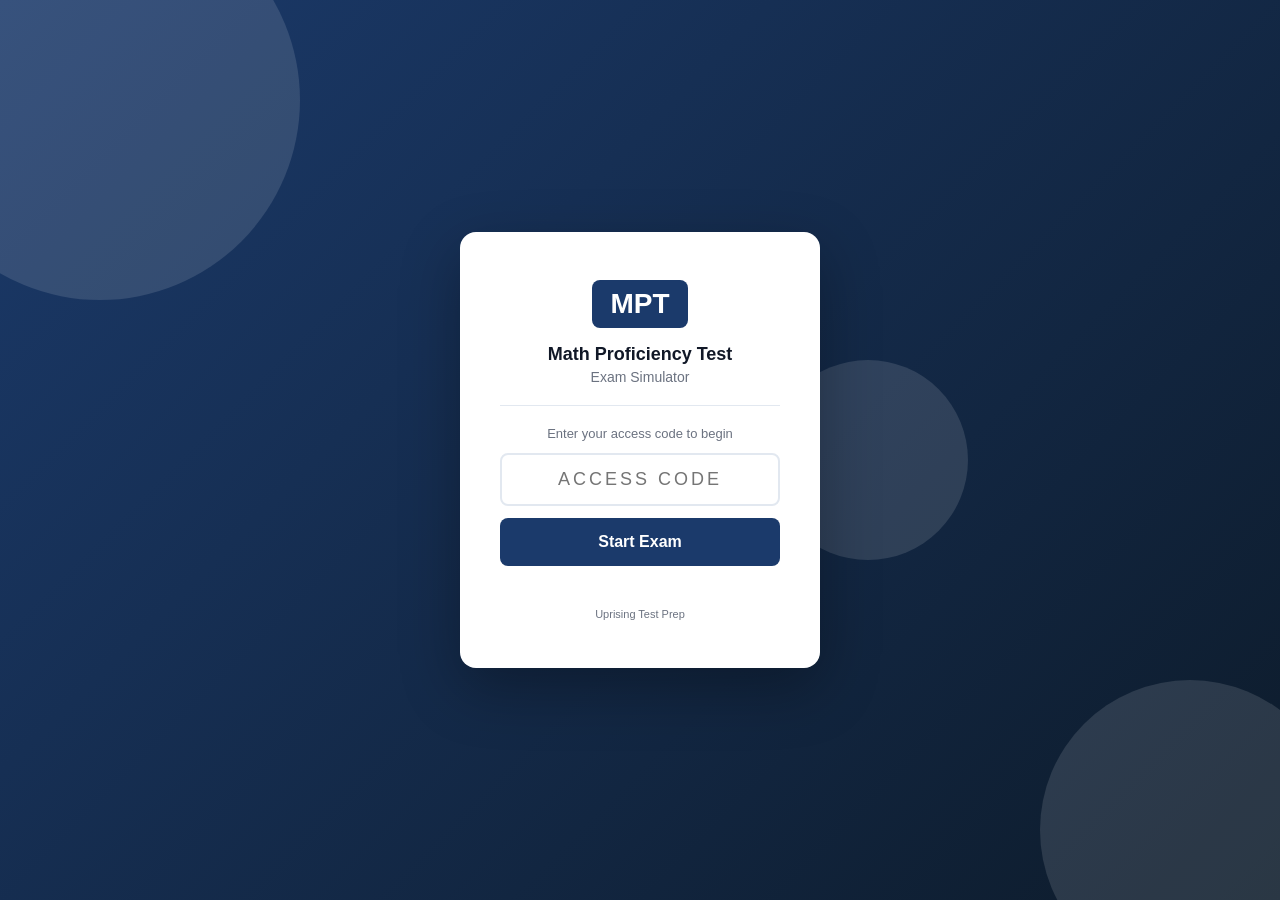
<file: index.html>
<!DOCTYPE html>
<html lang="en">
<head>
  <meta charset="UTF-8" />
  <meta name="viewport" content="width=device-width, initial-scale=1.0, viewport-fit=cover" />
  <meta name="apple-mobile-web-app-capable" content="yes" />
  <meta name="apple-mobile-web-app-status-bar-style" content="black-translucent" />
  <title>MPT Exam Simulator</title>
  <link rel="stylesheet" href="style.css" />
</head>
<body>

<div id="access-gate">
  <div class="gate-bg-shapes">
    <div class="shape shape-1"></div>
    <div class="shape shape-2"></div>
    <div class="shape shape-3"></div>
  </div>
  <div class="gate-card">
    <div class="gate-logo">
      <div class="logo-badge">MPT</div>
    </div>
    <h1 class="gate-title">Math Proficiency Test</h1>
    <p class="gate-subtitle">Exam Simulator</p>
    <div class="gate-divider"></div>
    <p class="gate-instruction">Enter your access code to begin</p>
    <input type="text" id="access-code-input" class="gate-input"
           placeholder="Access Code" autocomplete="off"
           maxlength="20" spellcheck="false" />
    <button id="access-btn" class="gate-btn">Start Exam</button>
    <p id="access-error" class="gate-error"></p>
    <p class="gate-hint">Uprising Test Prep</p>
  </div>
</div>

<div id="app" style="display:none">
  <header class="top-bar">
    <div class="bar-left">
      <span class="bar-logo">MPT</span>
      <span class="bar-title">Exam Simulator</span>
    </div>
    <div class="bar-right">
      <span class="bar-timer" id="timer-display">--:--</span>
      <button class="bar-btn" id="flag-btn">Flag</button>
      <button class="bar-btn bar-btn-primary" id="submit-btn">
        <span class="btn-full">Submit Exam</span>
        <span class="btn-short">Submit</span>
      </button>
    </div>
  </header>

  <div class="progress-strip">
    <div class="progress-bar" id="progress-bar"></div>
  </div>

  <main class="exam-main">
    <div class="question-panel">
      <div class="q-meta">
        <span id="q-counter"></span>
        <span id="q-domain" class="q-domain-tag"></span>
        <span id="q-flag-indicator" class="flag-chip" style="display:none">Flagged</span>
      </div>
      <div id="q-image-wrap" style="display:none; margin-bottom:14px;"></div>
      <p id="question-text" class="q-text"></p>
      <div id="options-list" class="options-list"></div>
      <div id="explanation-box" class="explanation-box" style="display:none">
        <div class="explanation-label">Explanation</div>
        <p id="explanation-text" class="explanation-text"></p>
      </div>
    </div>
    <div class="nav-bar">
      <button class="nav-btn" id="prev-btn">&#8592; Prev</button>
      <button class="nav-btn nav-btn-map" id="map-btn">Question Map</button>
      <button class="nav-btn nav-btn-next" id="next-btn">Next &#8594;</button>
    </div>
  </main>
</div>

<!-- Question Map Modal -->
<div id="map-modal" style="display:none">
  <div class="map-backdrop" id="map-backdrop"></div>
  <div class="map-panel">
    <div class="map-header">
      <span class="map-title">Question Map</span>
      <button id="map-close" class="map-close-btn">&#x2715; Close</button>
    </div>
    <div class="map-legend">
      <span class="leg-item"><span class="leg-swatch leg-answered"></span>Answered</span>
      <span class="leg-item"><span class="leg-swatch leg-flagged"></span>Flagged</span>
      <span class="leg-item"><span class="leg-swatch leg-unanswered"></span>Unanswered</span>
    </div>
    <div id="q-grid" class="q-grid"></div>
  </div>
</div>

<div id="results-screen" style="display:none">
  <div class="results-card">
    <div class="res-header">
      <div class="res-badge">MPT</div>
      <h2 id="res-status" class="res-status"></h2>
      <p id="res-score" class="res-score"></p>
    </div>
    <div id="res-domains" class="res-domains"></div>
    <button id="res-review-btn" class="res-btn">Review Answers</button>
    <button id="res-restart-btn" class="res-btn res-btn-secondary">Restart</button>
  </div>
</div>

<script src="questions.js"></script>
<script src="app.js"></script>
</body>
</html>
</file>
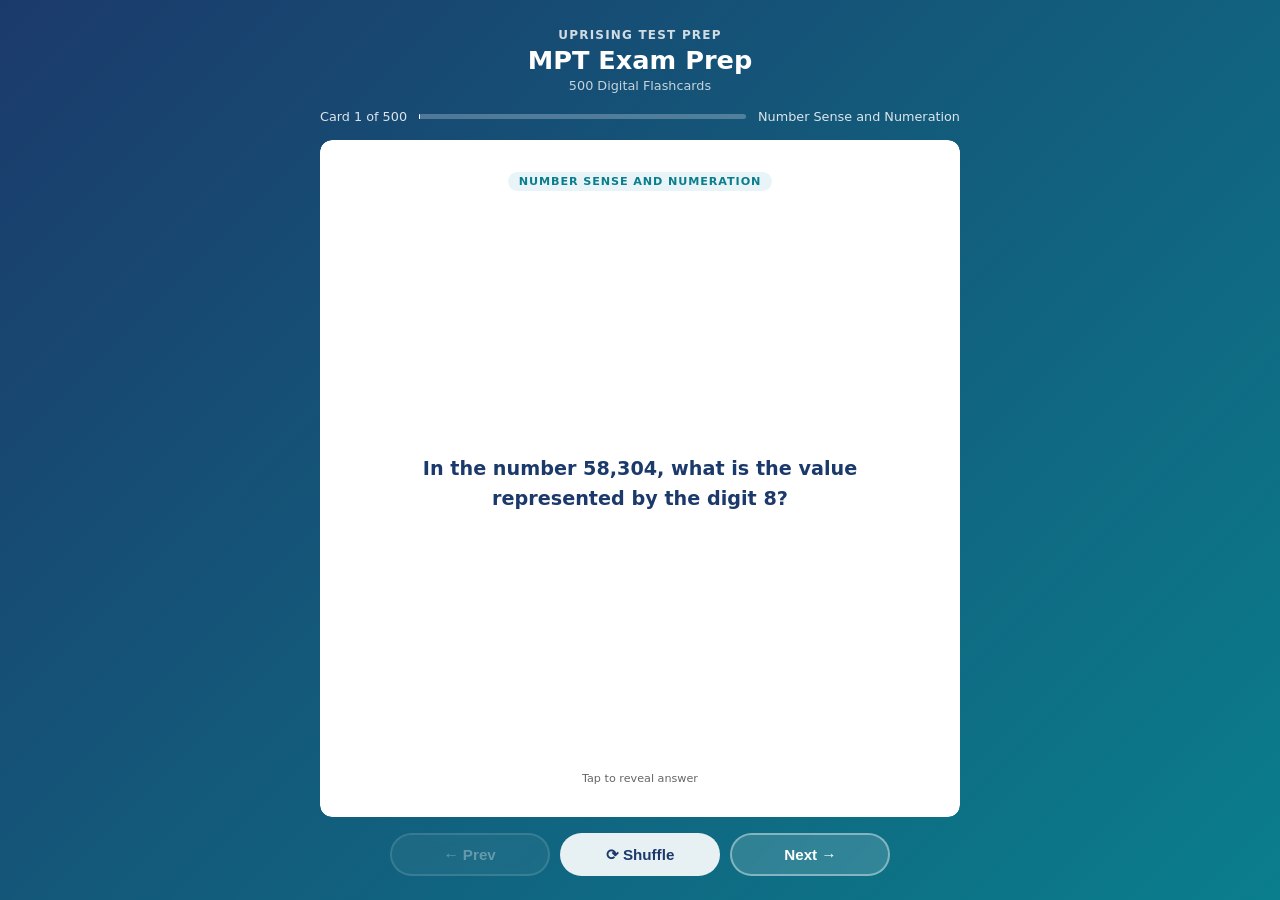
<file: flashcards/index.html>
<!DOCTYPE html>
<html lang="en">
<head>
  <meta charset="UTF-8">
  <meta name="viewport" content="width=device-width, initial-scale=1.0">
  <title>MPT Exam Prep — Flashcards</title>
  <style>
    :root {
      --blue:   #1B3A6B;
      --teal:   #0A7E8C;
      --ltblue: #E8F4F8;
      --white:  #FFFFFF;
      --text:   #1A1A1A;
      --muted:  #666;
      --radius: 12px;
    }
    * { box-sizing: border-box; margin: 0; padding: 0; }
    html, body { height: 100%; }
    body {
      font-family: 'Segoe UI', system-ui, sans-serif;
      background: linear-gradient(135deg, var(--blue) 0%, var(--teal) 100%);
      /* Pinned, not min-height: the page must never grow, or the controls
         get pushed below the fold on iOS where 100dvh and height:100%
         disagree. The height:100% rule above is the pre-dvh fallback. */
      height: 100dvh;
      max-height: 100dvh;
      overflow: hidden;
      display: flex;
      flex-direction: column;
      align-items: center;
      padding: 1.25rem 1rem 1rem;
      gap: 0.75rem;
      overflow-x: hidden;
    }
    header { text-align: center; color: #fff; flex-shrink: 0; }
    header .brand { font-size: 0.75rem; font-weight: 700; letter-spacing: 0.1em; opacity: 0.8; text-transform: uppercase; }
    header h1 { font-size: 1.3rem; font-weight: 800; margin-top: 0.2rem; }
    header .subtitle { font-size: 0.8rem; opacity: 0.75; margin-top: 0.15rem; }
    #progress-info {
      display: flex; align-items: center; gap: 0.75rem;
      color: rgba(255,255,255,0.85); font-size: 0.8rem;
      flex-shrink: 0; width: 100%; max-width: 640px;
    }
    #progress-bar-track {
      flex: 1; background: rgba(255,255,255,0.25);
      border-radius: 4px; height: 5px;
    }
    #progress-bar-fill { height: 100%; background: #fff; border-radius: 4px; transition: width 0.3s; }
    .card-scene {
      width: 100%; max-width: 640px;
      perspective: 1200px;
      cursor: pointer;
      flex: 1; min-height: 0;
      display: flex; flex-direction: column;
    
      /* WebKit does not clip overflow inside a preserve-3d context, so the
         answer pane's own clip is dropped and a long answer paints over the
         Prev/Next row. This element only sets the perspective and is NOT
         itself in the 3D context, so its clip is honoured in every engine. */
      overflow: hidden;
      border-radius: var(--radius);
    }
    .card-inner {
      position: relative; width: 100%;
      flex: 1; min-height: 0;
      transition: transform 0.55s cubic-bezier(.4,0,.2,1);
      transform-style: preserve-3d;
    }
    .card-scene.flipped .card-inner { transform: rotateY(180deg); }
    .card-face {
      position: absolute; inset: 0;
      backface-visibility: hidden; -webkit-backface-visibility: hidden;
      border-radius: var(--radius);
      display: flex; flex-direction: column;
      padding: 1.5rem 1.75rem;
      box-shadow: 0 12px 40px rgba(0,0,0,0.2);
      overflow: hidden;
    
      /* Painting through a mask forces WebKit to allocate a real clipping
         layer for a 3D-transformed element, which is what makes the
         overflow:hidden and the rounded corners above actually apply. */
      -webkit-mask-image: -webkit-radial-gradient(#fff, #000);
              mask-image: radial-gradient(#fff, #000);
    }
    .card-front { background: var(--white); align-items: center; justify-content: center; }
    .card-back  { background: var(--ltblue); transform: rotateY(180deg); }
    .card-badge {
      font-size: 0.7rem; font-weight: 700; text-transform: uppercase;
      letter-spacing: 0.08em;
      background: var(--ltblue); color: var(--teal);
      padding: 0.2rem 0.65rem; border-radius: 20px;
      margin-bottom: 0.85rem; flex-shrink: 0;
    }
    .card-back .card-badge { background: rgba(10,126,140,0.12); }
    .card-front .q-text {
      font-size: 1.1rem; font-weight: 600; color: var(--blue); line-height: 1.55;
      text-align: center; overflow-y: auto; flex: 1;
      display: flex; align-items: center; justify-content: center;
      scrollbar-width: thin; scrollbar-color: rgba(27,58,107,0.3) transparent;
    }
    .card-back .a-label { font-size: 0.7rem; font-weight: 700; color: var(--teal); text-transform: uppercase; letter-spacing: 0.08em; margin-bottom: 0.4rem; flex-shrink: 0; }
    .card-back .a-text  {
      font-size: 0.975rem; color: var(--text); line-height: 1.65;
      overflow-y: auto; flex: 1; min-height: 0; padding-right: 4px;
      scrollbar-width: thin; scrollbar-color: rgba(10,126,140,0.4) transparent;
    
      -webkit-overflow-scrolling: touch;
      overscroll-behavior: contain;
    }
    .card-back .a-text::-webkit-scrollbar { width: 4px; }
    .card-back .a-text::-webkit-scrollbar-track { background: transparent; }
    .card-back .a-text::-webkit-scrollbar-thumb { background: rgba(10,126,140,0.4); border-radius: 4px; }
    .tap-hint { flex-shrink: 0; margin-top: 0.6rem; font-size: 0.7rem; color: var(--muted); text-align: center; }
    .card-back .tap-hint { color: var(--teal); opacity: 0.7; }
    .controls {
      display: flex; gap: 0.65rem; flex-wrap: nowrap;
      justify-content: center; flex-shrink: 0;
      width: 100%; max-width: 640px;
      padding-bottom: env(safe-area-inset-bottom, 0px);
    }
    .btn {
      padding: 0.6rem 1.2rem; border-radius: 50px;
      border: 2px solid rgba(255,255,255,0.4);
      background: rgba(255,255,255,0.15); color: #fff;
      font-weight: 700; font-size: 0.875rem; cursor: pointer;
      transition: all 0.2s; backdrop-filter: blur(4px);
      white-space: nowrap; flex: 1; max-width: 160px;
    }
    .btn:hover { background: rgba(255,255,255,0.3); border-color: rgba(255,255,255,0.7); }
    .btn:active { transform: scale(0.96); }
    .btn:disabled { opacity: 0.35; cursor: not-allowed; }
    .btn.btn-primary { background: rgba(255,255,255,0.9); color: var(--blue); border-color: transparent; }
    .btn.btn-primary:hover { background: #fff; }
    #loading { color: rgba(255,255,255,0.8); font-size: 1rem; text-align: center; padding: 3rem; flex: 1; }
    @media (min-width: 768px) {
      body { padding: 1.75rem 1.5rem 1.5rem; gap: 1rem; }
      header h1 { font-size: 1.6rem; }
      .card-face { padding: 2rem 2.5rem; }
      .card-front .q-text { font-size: 1.2rem; }
      .card-back .a-text { font-size: 1.05rem; }
      .btn { font-size: 0.95rem; padding: 0.65rem 1.4rem; }
    }
    @media (max-width: 380px) {
      body { padding: 0.75rem; gap: 0.5rem; }
      header .brand { font-size: 0.65rem; }
      header h1 { font-size: 1.1rem; }
      header .subtitle { display: none; }
      .card-face { padding: 1rem 1.1rem; }
      .card-front .q-text { font-size: 0.975rem; }
      .card-back .a-text { font-size: 0.875rem; }
      .btn { font-size: 0.8rem; padding: 0.5rem 0.75rem; }
    }
  </style>
</head>
<body>
<header>
  <div class="brand">Uprising Test Prep</div>
  <h1>MPT Exam Prep</h1>
  <div class="subtitle">500 Digital Flashcards</div>
</header>
<div id="progress-info">
  <span id="card-counter">Card 1 of 500</span>
  <div id="progress-bar-track"><div id="progress-bar-fill" style="width:0%"></div></div>
  <span id="domain-label"></span>
</div>
<div id="loading">Loading flashcards...</div>
<div class="card-scene" id="card-scene" style="display:none" onclick="flipCard()">
  <div class="card-inner" id="card-inner">
    <div class="card-face card-front">
      <div class="card-badge" id="front-badge"></div>
      <div class="q-text" id="q-text"></div>
      <div class="tap-hint">Tap to reveal answer</div>
    </div>
    <div class="card-face card-back">
      <div class="card-badge" id="back-badge">Answer</div>
      <div class="a-label">Answer</div>
      <div class="a-text" id="a-text"></div>
      <div class="tap-hint">Tap to flip back</div>
    </div>
  </div>
</div>
<div class="controls" id="controls" style="display:none">
  <button class="btn" id="prev-btn" onclick="event.stopPropagation();move(-1)" disabled>&#8592; Prev</button>
  <button class="btn btn-primary" onclick="event.stopPropagation();shuffleCards()">&#10227; Shuffle</button>
  <button class="btn" id="next-btn" onclick="event.stopPropagation();move(1)">Next &#8594;</button>
</div>
<script>
const DOMAIN_LABELS = {
  number_sense_and_numeration: "Number Sense and Numeration",
  algebra_and_patterning: "Algebra and Patterning",
  data_literacy_and_probability: "Data Literacy and Probability",
  geometry_and_spatial_sense: "Geometry and Spatial Sense",
  measurement: "Measurement",
  financial_literacy: "Financial Literacy",
  mathematics_curriculum_and_instructional_foundations: "Mathematics Curriculum and Instructional Foundations",
  assessment_and_evaluation_practices: "Assessment and Evaluation Practices",
  learning_for_all_and_inclusive_teaching: "Learning for All and Inclusive Teaching",
};
let cards   = [];
let current = 0;
async function init() {
  try {
    const res = await fetch('flashcards.json');
    if (!res.ok) throw new Error('Network error');
    cards = await res.json();
    document.getElementById('loading').style.display    = 'none';
    document.getElementById('card-scene').style.display = 'flex';
    document.getElementById('controls').style.display   = 'flex';
    show();
  } catch (e) {
    document.getElementById('loading').textContent = 'Error loading flashcards. Please try refreshing.';
  }
}
function domainLabel(key) {
  return DOMAIN_LABELS[key] || key.replace(/_/g, ' ').replace(/\b\w/g, c => c.toUpperCase());
}
function show() {
  const c = cards[current];
  document.getElementById('card-scene').classList.remove('flipped');
  document.getElementById('a-text').scrollTop = 0;
  const label = domainLabel(c.domain || c.chapter || '');
  document.getElementById('q-text').textContent       = c.front;
  document.getElementById('a-text').textContent       = c.back;
  document.getElementById('front-badge').textContent  = label;
  document.getElementById('back-badge').textContent   = label;
  document.getElementById('card-counter').textContent = `Card ${current+1} of ${cards.length}`;
  document.getElementById('domain-label').textContent = label;
  document.getElementById('progress-bar-fill').style.width = `${((current+1)/cards.length*100).toFixed(1)}%`;
  document.getElementById('prev-btn').disabled = current === 0;
  document.getElementById('next-btn').disabled = current === cards.length - 1;
}
function flipCard() { document.getElementById('card-scene').classList.toggle('flipped'); }
function move(dir) {
  const next = current + dir;
  if (next < 0 || next >= cards.length) return;
  current = next; show();
}
function shuffleCards() {
  for (let i = cards.length - 1; i > 0; i--) {
    const j = Math.floor(Math.random() * (i+1));
    [cards[i], cards[j]] = [cards[j], cards[i]];
  }
  current = 0; show();
}
document.addEventListener('keydown', e => {
  if (e.key === 'ArrowRight' || e.key === 'ArrowDown') move(1);
  else if (e.key === 'ArrowLeft' || e.key === 'ArrowUp') move(-1);
  else if (e.key === ' ' || e.key === 'Enter') { e.preventDefault(); flipCard(); }
});
init();
</script>
</body>
</html>
</file>
<file: style.css>
/* MPT Exam Simulator — Styles */
:root {
  --primary:   #1B3A6B;
  --pass:      #059669;
  --fail:      #DC2626;
  --bg:        #F3F4F8;
  --card:      #FFFFFF;
  --border:    #E2E8F0;
  --text:      #111827;
  --muted:     #6B7280;
  --radius:    10px;
}
*, *::before, *::after { box-sizing: border-box; margin: 0; padding: 0; }
body {
  font-family: -apple-system, BlinkMacSystemFont, "Segoe UI", sans-serif;
  background: var(--bg);
  color: var(--text);
  height: 100vh;
  height: 100dvh;
  overflow: hidden;
  -webkit-text-size-adjust: 100%;
}

/* ── Access Gate ─────────────────────────────────────────────────────────── */
#access-gate {
  display: flex;
  align-items: center;
  justify-content: center;
  height: 100vh;
  height: 100dvh;
  background: linear-gradient(135deg, var(--primary) 0%, #0d1b2a 100%);
  position: relative;
  overflow: hidden;
  padding: 20px;
  padding-top: max(20px, env(safe-area-inset-top));
  padding-bottom: max(20px, env(safe-area-inset-bottom));
}
.gate-bg-shapes { position: absolute; inset: 0; pointer-events: none; }
.shape { position: absolute; border-radius: 50%; opacity: .12; background: #fff; }
.shape-1 { width: 400px; height: 400px; top: -100px; left: -100px; }
.shape-2 { width: 300px; height: 300px; bottom: -80px; right: -60px; }
.shape-3 { width: 200px; height: 200px; top: 40%; left: 60%; }
.gate-card {
  background: #fff;
  border-radius: 16px;
  padding: 48px 40px;
  text-align: center;
  width: 100%;
  max-width: 360px;
  position: relative;
  z-index: 1;
  box-shadow: 0 20px 60px rgba(0,0,0,.3);
}
.logo-badge {
  display: inline-block;
  background: var(--primary);
  color: #fff;
  font-weight: 800;
  font-size: 28px;
  padding: 8px 18px;
  border-radius: 8px;
}
.gate-title { font-size: 18px; font-weight: 700; margin-top: 16px; color: var(--text); }
.gate-subtitle { color: var(--muted); font-size: 14px; margin-top: 4px; }
.gate-divider { height: 1px; background: var(--border); margin: 20px 0; }
.gate-instruction { font-size: 13px; color: var(--muted); margin-bottom: 12px; }
.gate-input {
  width: 100%;
  padding: 14px 16px;
  border: 2px solid var(--border);
  border-radius: 8px;
  font-size: 18px;
  text-align: center;
  text-transform: uppercase;
  letter-spacing: 3px;
  outline: none;
}
.gate-input:focus { border-color: var(--primary); }
.gate-btn {
  width: 100%;
  margin-top: 12px;
  padding: 15px;
  background: var(--primary);
  color: #fff;
  border: none;
  border-radius: 8px;
  font-size: 16px;
  font-weight: 600;
  cursor: pointer;
  -webkit-tap-highlight-color: transparent;
}
.gate-btn:hover { opacity: .9; }
.gate-error { color: var(--fail); font-size: 13px; margin-top: 8px; min-height: 18px; }
.gate-hint { color: var(--muted); font-size: 11px; margin-top: 16px; }

/* ── App shell ───────────────────────────────────────────────────────────── */
#app {
  display: flex;
  flex-direction: column;
  height: 100vh;
  height: 100dvh;
  padding-top: env(safe-area-inset-top);
}
.top-bar {
  display: flex;
  justify-content: space-between;
  align-items: center;
  background: var(--primary);
  color: #fff;
  padding: 0 20px;
  padding-left: max(20px, env(safe-area-inset-left));
  padding-right: max(20px, env(safe-area-inset-right));
  height: 52px;
  flex-shrink: 0;
  gap: 8px;
}
.bar-left { display: flex; align-items: center; gap: 8px; min-width: 0; }
.bar-logo { font-weight: 800; font-size: 18px; flex-shrink: 0; }
.bar-title { font-size: 14px; opacity: .8; white-space: nowrap; overflow: hidden; text-overflow: ellipsis; }
.bar-right { display: flex; align-items: center; gap: 8px; flex-shrink: 0; }
.bar-timer {
  font-variant-numeric: tabular-nums;
  font-size: 16px;
  font-weight: 600;
  min-width: 68px;
  text-align: right;
}
.bar-btn {
  padding: 7px 13px;
  background: rgba(255,255,255,.15);
  border: 1px solid rgba(255,255,255,.3);
  color: #fff;
  border-radius: 6px;
  cursor: pointer;
  font-size: 13px;
  white-space: nowrap;
  -webkit-tap-highlight-color: transparent;
  touch-action: manipulation;
}
.bar-btn:hover { background: rgba(255,255,255,.25); }
.bar-btn-primary {
  background: #fff;
  color: var(--primary);
  border-color: #fff;
  font-weight: 600;
}
.bar-btn-primary:hover { background: #f0f0f0; }
.btn-short { display: none; }
.btn-full  { display: inline; }

.progress-strip { height: 4px; background: rgba(0,0,0,.1); flex-shrink: 0; }
.progress-bar   { height: 100%; background: #4ade80; transition: width .3s; }

/* ── Main exam area ──────────────────────────────────────────────────────── */
.exam-main {
  flex: 1;
  overflow: hidden;
  display: flex;
  flex-direction: column;
  padding: 16px 20px 0;
  padding-left: max(16px, env(safe-area-inset-left));
  padding-right: max(16px, env(safe-area-inset-right));
  min-height: 0;
}
.question-panel { flex: 1; overflow-y: auto; padding-bottom: 12px; -webkit-overflow-scrolling: touch; }
.q-meta {
  display: flex;
  align-items: center;
  gap: 8px;
  margin-bottom: 12px;
  font-size: 13px;
  color: var(--muted);
  flex-wrap: wrap;
}
.q-domain-tag {
  background: var(--primary);
  color: #fff;
  padding: 2px 8px;
  border-radius: 4px;
  font-size: 11px;
  font-weight: 600;
}
.flag-chip {
  background: #FEF3C7;
  color: #92400E;
  padding: 2px 8px;
  border-radius: 4px;
  font-size: 11px;
  font-weight: 600;
}
.q-image {
  max-width: 100%;
  height: auto;
  border-radius: 6px;
  border: 1px solid var(--border);
  display: block;
  margin-bottom: 14px;
}
.q-text { font-size: 16px; line-height: 1.65; margin-bottom: 20px; }
.options-list { display: flex; flex-direction: column; gap: 10px; }
.option {
  display: flex;
  align-items: flex-start;
  gap: 12px;
  padding: 15px 16px;
  background: var(--card);
  border: 2px solid var(--border);
  border-radius: var(--radius);
  cursor: pointer;
  transition: .15s;
  -webkit-tap-highlight-color: transparent;
  touch-action: manipulation;
  min-height: 52px;
}
.option:hover  { border-color: var(--primary); background: #F8FAFF; }
.option.selected  { border-color: var(--primary); background: #EEF3FF; }
.option.correct   { border-color: #059669; background: #ECFDF5; }
.option.incorrect { border-color: #DC2626; background: #FEF2F2; }
.explanation-box {
  margin-top: 20px;
  padding: 16px 18px;
  background: #F0F9FF;
  border-left: 4px solid #2563EB;
  border-radius: 6px;
}
.explanation-label {
  font-size: 11px;
  font-weight: 700;
  text-transform: uppercase;
  letter-spacing: .06em;
  color: #2563EB;
  margin-bottom: 8px;
}
.explanation-text { font-size: 14.5px; line-height: 1.7; color: #1e293b; margin: 0; }
.opt-letter { font-weight: 700; font-size: 15px; color: var(--primary); min-width: 22px; padding-top: 1px; flex-shrink: 0; }
.opt-text   { font-size: 15px; line-height: 1.5; }

/* ── Nav bar ─────────────────────────────────────────────────────────────── */
.nav-bar {
  display: flex;
  align-items: center;
  gap: 8px;
  padding: 10px 0;
  padding-bottom: max(14px, env(safe-area-inset-bottom));
  flex-shrink: 0;
}
.nav-btn {
  flex: 1;
  padding: 13px 8px;
  background: var(--card);
  border: 1px solid var(--border);
  border-radius: 8px;
  cursor: pointer;
  font-size: 15px;
  font-weight: 500;
  text-align: center;
  -webkit-tap-highlight-color: transparent;
  touch-action: manipulation;
  min-height: 48px;
}
.nav-btn:hover      { background: #f0f0f0; }
.nav-btn-map {
  background: var(--bg);
  border-color: var(--primary);
  color: var(--primary);
  font-weight: 600;
}
.nav-btn-map:hover { background: #EEF3FF; }
.nav-btn-next {
  background: var(--primary);
  color: #fff;
  border-color: var(--primary);
}
.nav-btn-next:hover { opacity: .9; }

/* ── Question Map Modal ──────────────────────────────────────────────────── */
#map-modal {
  position: fixed;
  inset: 0;
  z-index: 1000;
  display: flex;
  flex-direction: column;
  justify-content: flex-end;
}
.map-backdrop { position: absolute; inset: 0; background: rgba(0,0,0,.5); }
.map-panel {
  position: relative;
  background: #fff;
  border-radius: 20px 20px 0 0;
  padding: 20px;
  padding-bottom: max(20px, env(safe-area-inset-bottom));
  max-height: 80vh;
  max-height: 80dvh;
  display: flex;
  flex-direction: column;
  box-shadow: 0 -4px 30px rgba(0,0,0,.2);
}
.map-header {
  display: flex;
  align-items: center;
  justify-content: space-between;
  margin-bottom: 12px;
  flex-shrink: 0;
}
.map-title { font-size: 17px; font-weight: 700; color: var(--text); }
.map-close-btn {
  padding: 8px 16px;
  background: var(--bg);
  border: 1px solid var(--border);
  border-radius: 8px;
  cursor: pointer;
  font-size: 14px;
  font-weight: 500;
  min-height: 40px;
  -webkit-tap-highlight-color: transparent;
  touch-action: manipulation;
}
.map-close-btn:hover { background: #e5e7eb; }
.map-legend { display: flex; gap: 16px; margin-bottom: 14px; flex-shrink: 0; flex-wrap: wrap; }
.leg-item { display: flex; align-items: center; gap: 6px; font-size: 13px; color: var(--muted); }
.leg-swatch {
  width: 16px;
  height: 16px;
  border-radius: 3px;
  border: 1px solid var(--border);
  background: var(--card);
  display: inline-block;
  flex-shrink: 0;
}
.leg-swatch.leg-answered  { background: var(--primary); border-color: var(--primary); }
.leg-swatch.leg-flagged   { background: #FEF3C7; border-color: #F59E0B; }
.leg-swatch.leg-unanswered { background: var(--card); }
.q-grid {
  display: flex;
  flex-wrap: wrap;
  gap: 6px;
  overflow-y: auto;
  flex: 1;
  padding-bottom: 8px;
  -webkit-overflow-scrolling: touch;
}
.grid-btn {
  width: 40px;
  height: 40px;
  border: 1px solid var(--border);
  border-radius: 6px;
  background: var(--card);
  font-size: 12px;
  cursor: pointer;
  font-weight: 500;
  -webkit-tap-highlight-color: transparent;
  touch-action: manipulation;
}
.grid-btn.answered { background: var(--primary); color: #fff; border-color: var(--primary); }
.grid-btn.flagged  { background: #FEF3C7; border-color: #F59E0B; }
.grid-btn.active   { outline: 3px solid var(--primary); outline-offset: 2px; }

/* ── Results ─────────────────────────────────────────────────────────────── */
#results-screen {
  display: flex;
  align-items: flex-start;
  justify-content: center;
  min-height: 100vh;
  min-height: 100dvh;
  background: var(--bg);
  overflow-y: auto;
  -webkit-overflow-scrolling: touch;
  padding: 20px 16px;
  padding-top: max(20px, env(safe-area-inset-top));
  padding-bottom: max(20px, env(safe-area-inset-bottom));
}
.results-card {
  background: var(--card);
  border-radius: 16px;
  padding: 40px;
  max-width: 480px;
  width: 100%;
  box-shadow: 0 8px 30px rgba(0,0,0,.1);
}
.res-header { text-align: center; margin-bottom: 24px; }
.res-badge {
  display: inline-block;
  background: var(--primary);
  color: #fff;
  font-weight: 800;
  font-size: 22px;
  padding: 6px 16px;
  border-radius: 8px;
}
.res-status { font-size: 36px; font-weight: 800; margin-top: 12px; }
.res-score  { font-size: 18px; color: var(--muted); margin-top: 4px; }
.res-domains { margin-bottom: 24px; display: flex; flex-direction: column; gap: 10px; }
.res-domain-row { display: flex; align-items: center; gap: 8px; font-size: 13px; }
.res-domain-name { width: 160px; font-weight: 500; flex-shrink: 0; }
.res-domain-bar-wrap { flex: 1; background: #E5E7EB; border-radius: 4px; height: 8px; overflow: hidden; }
.res-domain-bar { height: 100%; border-radius: 4px; transition: width .5s; }
.res-domain-pct { width: 36px; text-align: right; font-weight: 600; }
.res-btn {
  width: 100%;
  padding: 15px;
  background: var(--primary);
  color: #fff;
  border: none;
  border-radius: 8px;
  font-size: 15px;
  font-weight: 600;
  cursor: pointer;
  margin-bottom: 10px;
  min-height: 52px;
  -webkit-tap-highlight-color: transparent;
  touch-action: manipulation;
}
.res-btn:hover { opacity: .9; }
.res-btn-secondary {
  background: transparent;
  color: var(--primary);
  border: 2px solid var(--primary);
}
.res-btn-secondary:hover { background: var(--primary); color: #fff; }

/* ── Mobile breakpoint (phones ≤ 640px) ─────────────────────────────────── */
@media (max-width: 640px) {
  /* Gate card */
  .gate-card { padding: 32px 24px; }

  /* Top bar: hide long title text, swap Submit label */
  .bar-title  { display: none; }
  .btn-full   { display: none; }
  .btn-short  { display: inline; }
  .bar-right  { gap: 6px; }
  .bar-btn    { padding: 6px 10px; font-size: 12px; }
  .bar-timer  { font-size: 14px; min-width: 58px; }

  /* Exam main */
  .exam-main { padding: 12px 14px 0; }
  .q-text { font-size: 16px; }
  .opt-text { font-size: 15px; }

  /* Nav bar — bigger touch targets */
  .nav-btn { font-size: 14px; padding: 14px 6px; }

  /* Results */
  .results-card { padding: 28px 20px; }
  .res-domain-name { width: 110px; font-size: 12px; }
  .res-domain-pct  { font-size: 12px; }
  .res-status { font-size: 30px; }

  /* Map grid — slightly bigger buttons on phones */
  .grid-btn { width: 42px; height: 42px; }
}

/* ── Very small phones (≤ 380px) ────────────────────────────────────────── */
@media (max-width: 380px) {
  .bar-logo { font-size: 15px; }
  .bar-btn  { padding: 5px 8px; font-size: 11px; }
  .bar-timer { font-size: 13px; min-width: 52px; }
  .nav-btn  { font-size: 13px; }
  .grid-btn { width: 38px; height: 38px; font-size: 11px; }
}
</file>
